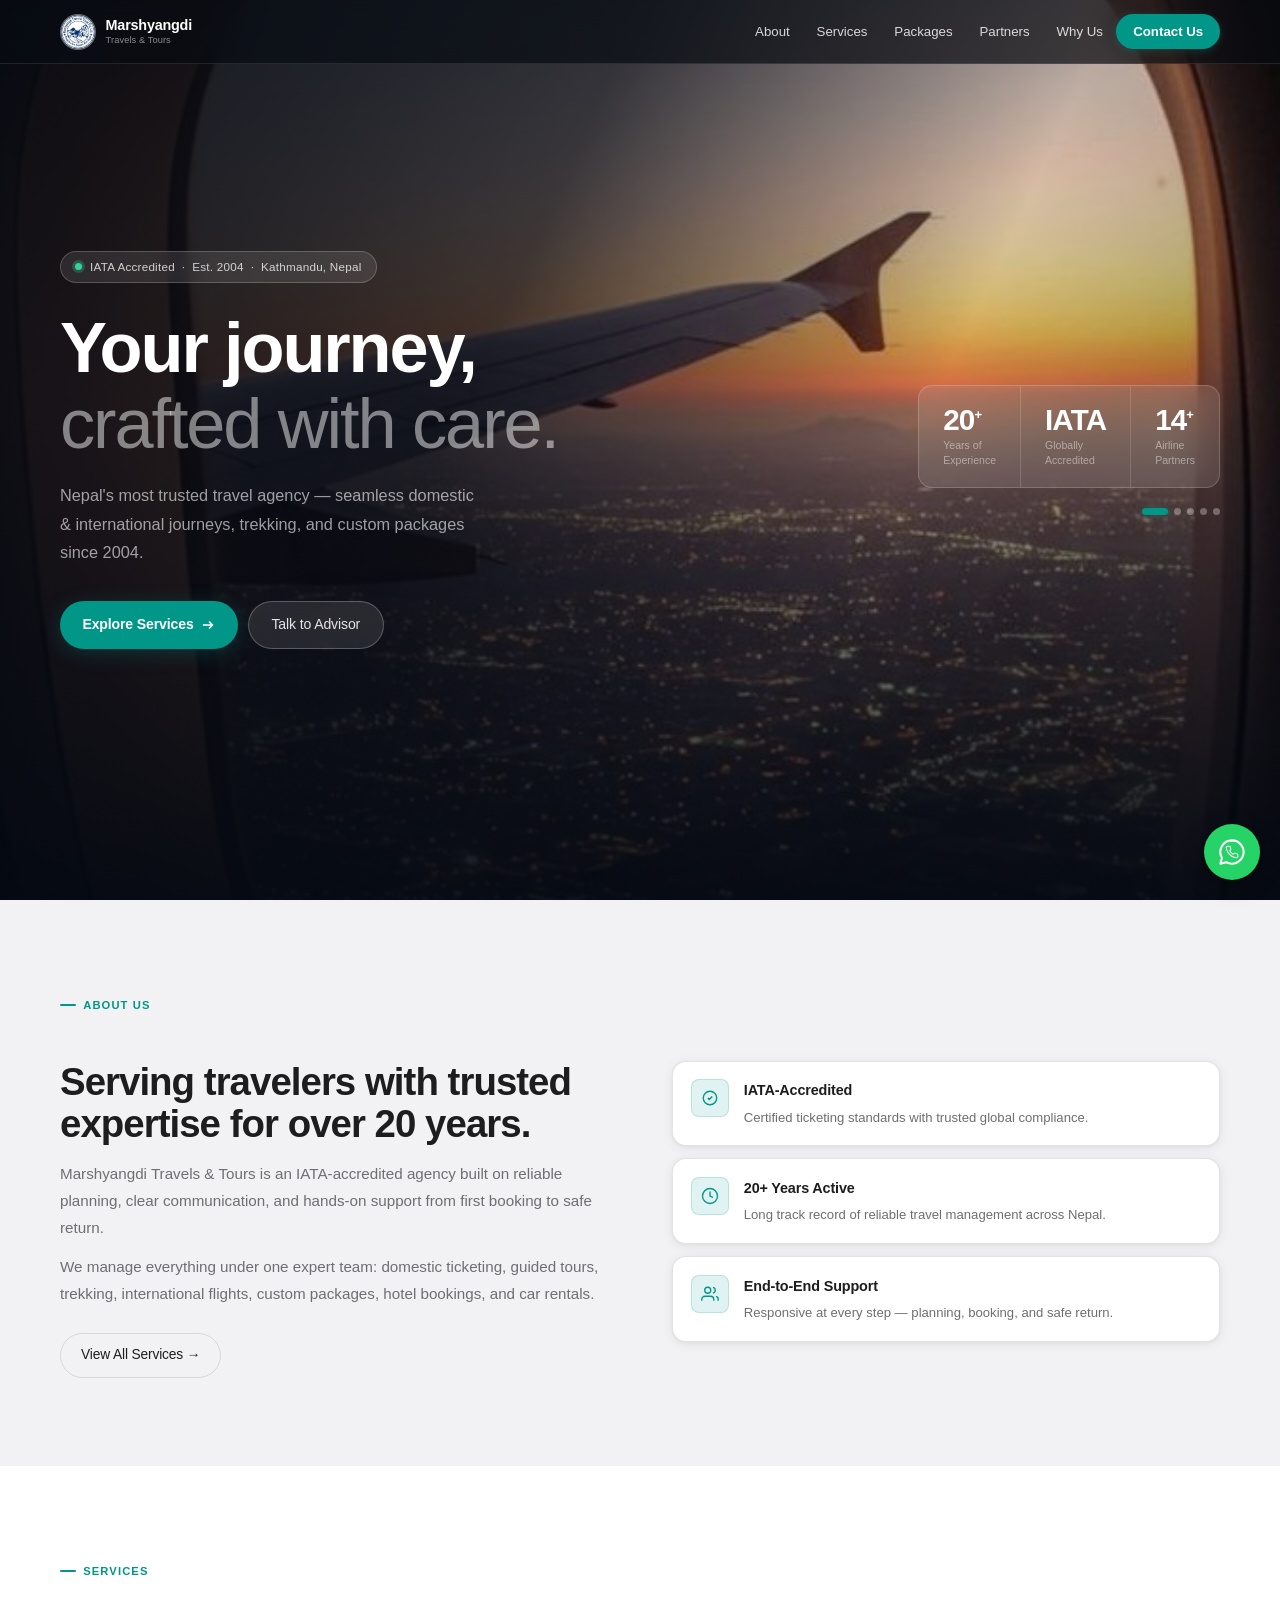
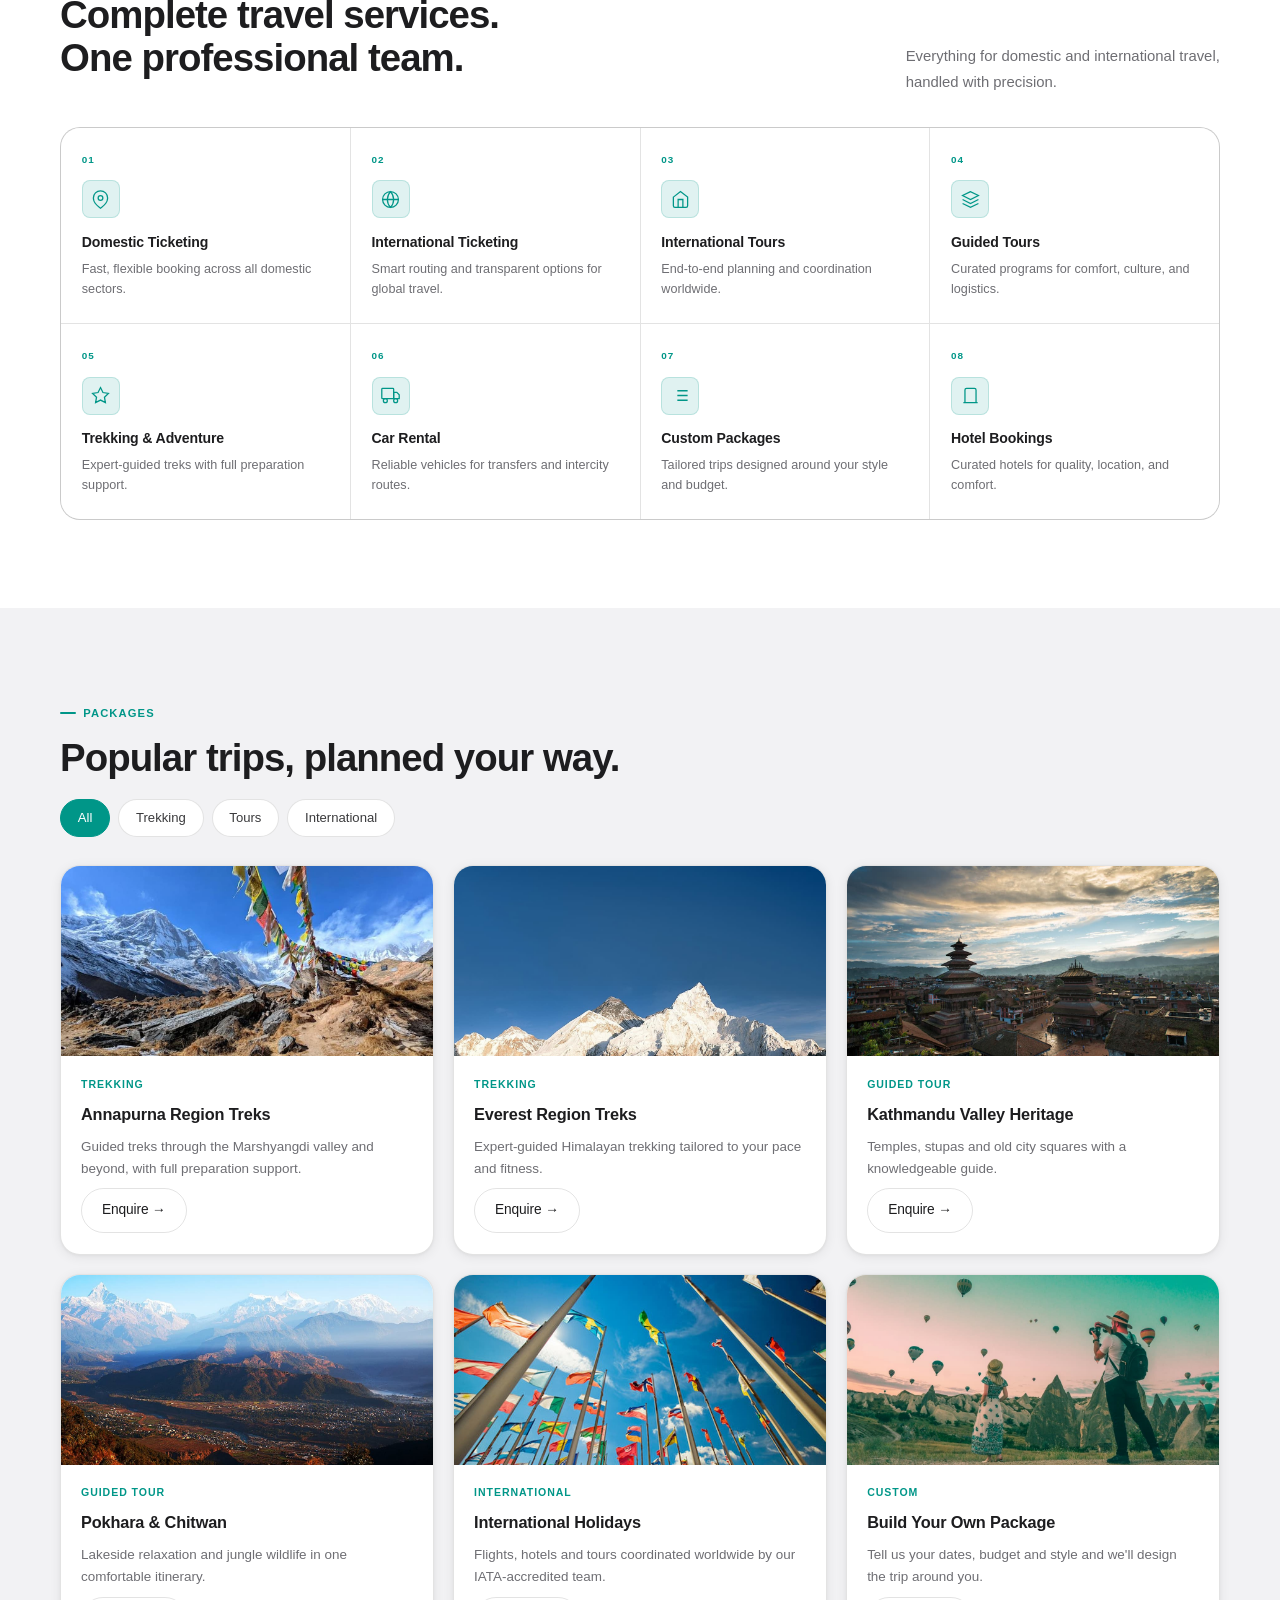
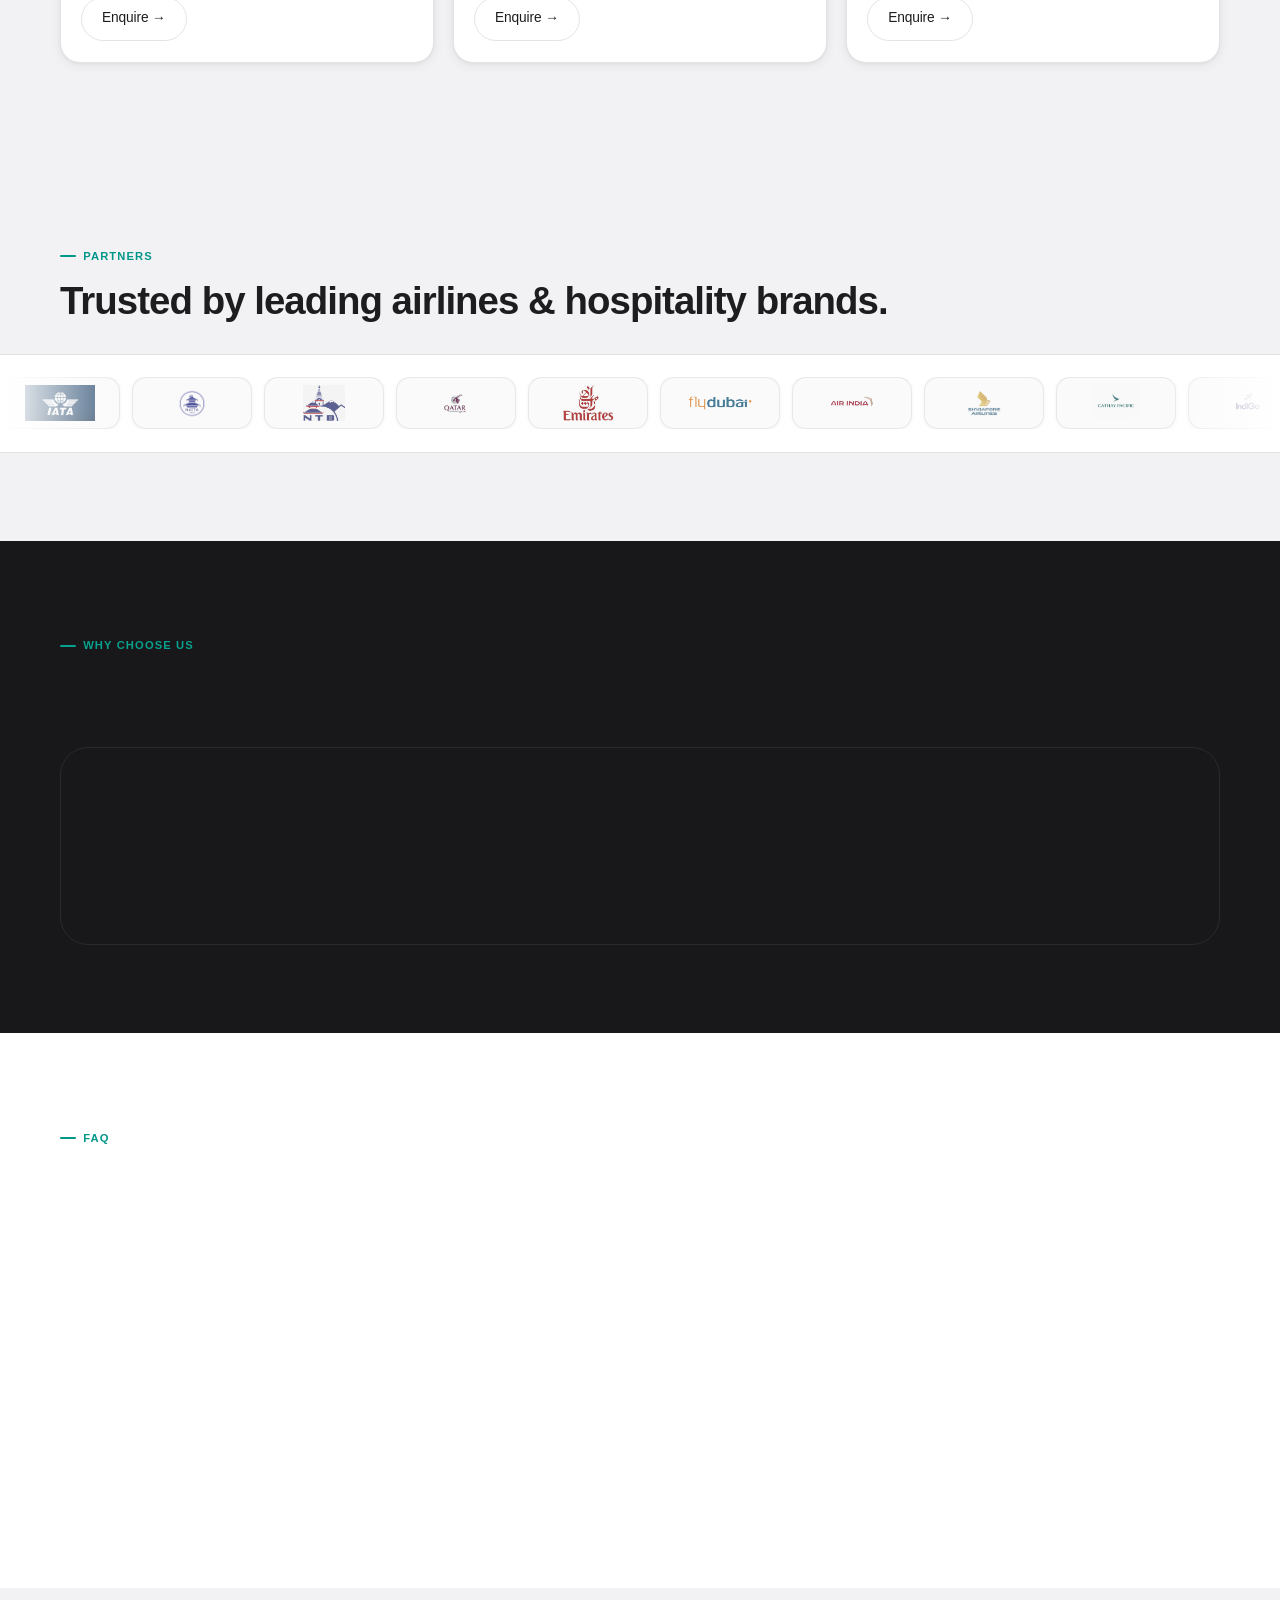
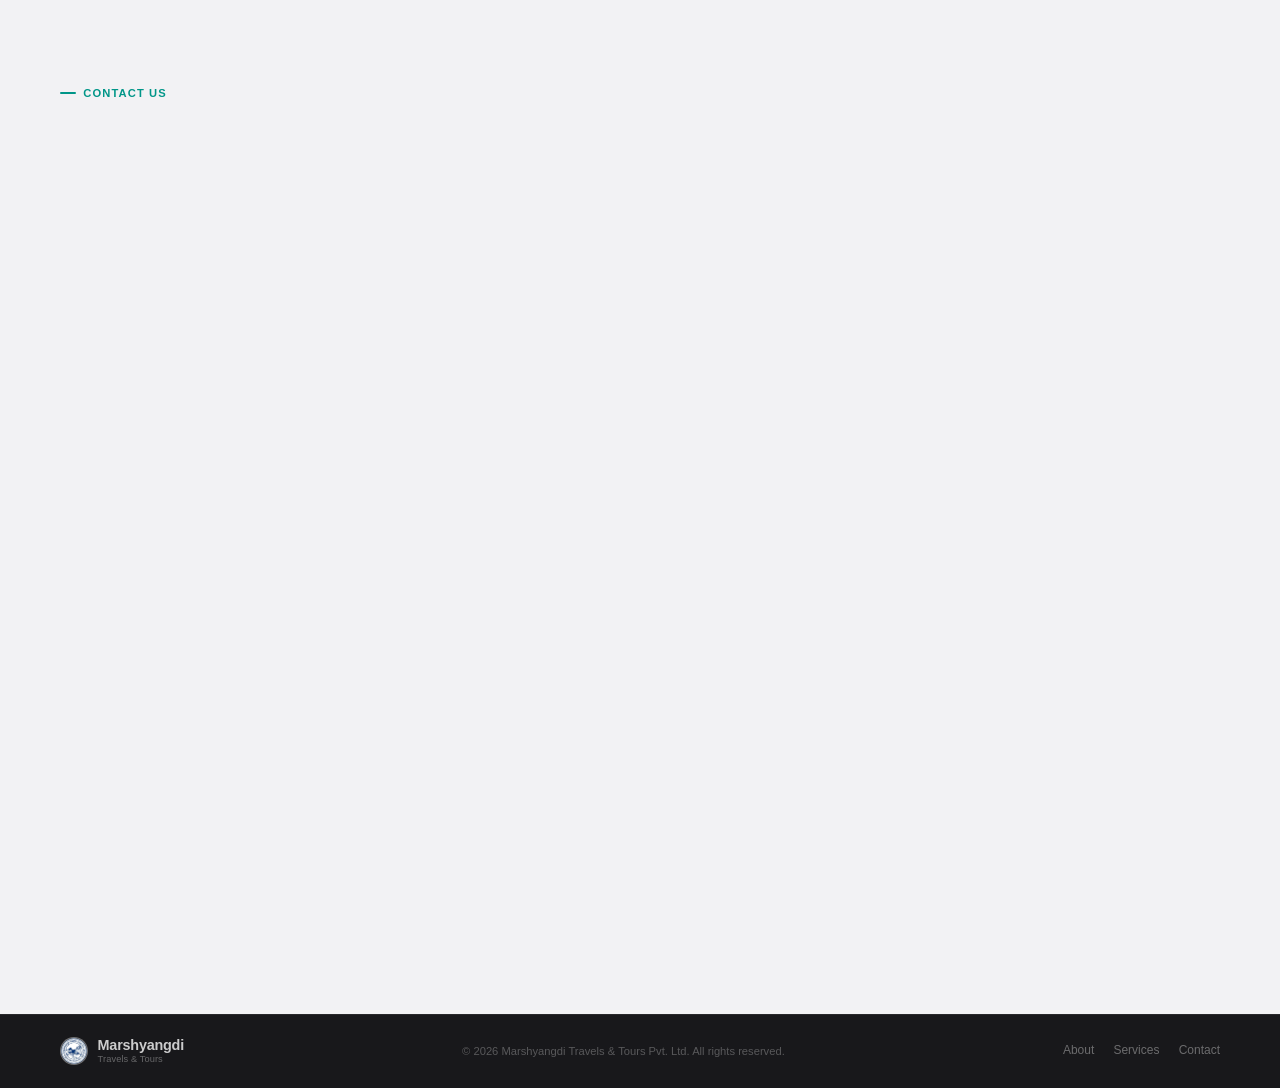
<file: index.html>
﻿<!DOCTYPE html>
<html lang="en">
<head>
  <meta charset="UTF-8"/>
  <meta name="viewport" content="width=device-width, initial-scale=1.0"/>
  <title>Marshyangdi Travels &amp; Tours</title>
  <meta name="description" content="Marshyangdi Travels &amp; Tours — IATA-accredited travel agency in Kathmandu, Nepal. Domestic &amp; international ticketing, guided tours, trekking, hotel bookings, and custom packages since 2004.">
  <link rel="icon" href="assets/logo/company-logo.png" type="image/png">
  <meta property="og:title" content="Marshyangdi Travels &amp; Tours" />
  <meta property="og:description" content="Nepal's trusted IATA-accredited travel agency. Ticketing, tours, trekking &amp; custom packages since 2004." />
  <meta property="og:image" content="assets/Hero/hero-1.jpg" />
  <meta property="og:type" content="website" />
  <script type="application/ld+json">
{
  "@context": "https://schema.org",
  "@type": "TravelAgency",
  "name": "Marshyangdi Travels & Tours Pvt. Ltd.",
  "foundingDate": "2004",
  "telephone": "+97715902993",
  "email": "marshyangditravel@gmail.com",
  "address": { "@type": "PostalAddress", "addressLocality": "Kathmandu", "addressCountry": "NP" },
  "openingHours": "Mo-Sa 09:00-18:00"
}
</script>
  <link rel="stylesheet" href="styles.css"/>
</head>
<body>

<!-- ════════════════ NAV ════════════════ -->
<nav class="nav" id="nav">
  <div class="nav-wrap">
    <a class="brand" href="#home">
      <div class="brand-img">
        <img src="assets/logo/company-logo.png" alt="Marshyangdi logo"/>
      </div>
      <div class="brand-text">
        <span class="brand-name">Marshyangdi</span>
        <span class="brand-sub">Travels &amp; Tours</span>
      </div>
    </a>

    <ul class="nav-links" id="navLinks">
      <li><a href="#about">About</a></li>
      <li><a href="#services">Services</a></li>
      <li><a href="#packages">Packages</a></li>
      <li><a href="#partners">Partners</a></li>
      <li><a href="#why-us">Why Us</a></li>
      <li><a href="#contact" class="nav-cta">Contact Us</a></li>
    </ul>

    <button class="burger" id="burger" aria-label="Toggle menu" aria-expanded="false">
      <span></span><span></span>
    </button>
  </div>
</nav>

<!-- ════════════════ HERO ════════════════ -->
<section class="hero" id="home">

  <div class="hero-bg">
   <div class="slide active" style="background-image:url('assets/Hero/hero-1.jpg')"></div>
   <div class="slide"        data-bg="assets/Hero/hero-2.jpg"></div>
   <div class="slide"        data-bg="assets/Hero/hero-3.jpg"></div>
   <div class="slide"        data-bg="assets/Hero/hero-4.jpg"></div>
   <div class="slide"        data-bg="assets/Hero/hero-5.jpg"></div>
  </div>
  <div class="hero-overlay"></div>

  <div class="hero-content">

    <div class="hero-left">
      <div class="hero-tag">
        <span class="tag-pulse"></span>
        IATA Accredited &nbsp;·&nbsp; Est. 2004 &nbsp;·&nbsp; Kathmandu, Nepal
      </div>

      <h1 class="hero-title">
        Your journey,<br>
        <em>crafted with care.</em>
      </h1>

      <p class="hero-sub">Nepal's most trusted travel agency — seamless domestic &amp; international journeys, trekking, and custom packages since 2004.</p>

      <div class="hero-actions">
        <a href="#services" class="btn-hero-fill">
          Explore Services
          <svg width="14" height="14" viewBox="0 0 14 14" fill="none">
            <path d="M2.5 7h9M8.5 4l3 3-3 3" stroke="currentColor" stroke-width="1.6" stroke-linecap="round" stroke-linejoin="round"/>
          </svg>
        </a>
        <a href="#contact" class="btn-hero-ghost">Talk to Advisor</a>
      </div>
    </div>

    <div class="hero-right">
      <div class="hero-stats">
        <div class="hstat">
          <strong>20<sup>+</sup></strong>
          <span>Years of<br>Experience</span>
        </div>
        <div class="hstat-sep"></div>
        <div class="hstat">
          <strong>IATA</strong>
          <span>Globally<br>Accredited</span>
        </div>
        <div class="hstat-sep"></div>
        <div class="hstat">
          <strong>14<sup>+</sup></strong>
          <span>Airline<br>Partners</span>
        </div>
      </div>

      <div class="slide-pills">
        <button class="spill active" data-i="0" aria-label="Slide 1"></button>
        <button class="spill"        data-i="1" aria-label="Slide 2"></button>
        <button class="spill"        data-i="2" aria-label="Slide 3"></button>
        <button class="spill"        data-i="3" aria-label="Slide 4"></button>
        <button class="spill"        data-i="4" aria-label="Slide 5"></button>
      </div>
    </div>

  </div>
</section>

<!-- ════════════════ MAIN ════════════════ -->
<main>

  <!-- ── ABOUT ── -->
  <section class="section" id="about">
    <div class="container">
      <p class="eyebrow">About Us</p>
      <div class="about-grid">

        <div class="about-text reveal">
          <h2 class="section-title">Serving travelers with trusted expertise for over 20 years.</h2>
          <p>Marshyangdi Travels &amp; Tours is an IATA-accredited agency built on reliable planning, clear communication, and hands-on support from first booking to safe return.</p>
          <p>We manage everything under one expert team: domestic ticketing, guided tours, trekking, international flights, custom packages, hotel bookings, and car rentals.</p>
          <a href="#services" class="btn-outline mt">View All Services →</a>
        </div>

        <div class="about-cards">
          <div class="feat-card reveal" style="--d:.07s">
            <div class="feat-icon">
              <svg width="18" height="18" fill="none" stroke="currentColor" stroke-width="1.8" viewBox="0 0 24 24">
                <path d="M9 12l2 2 4-4m6 2a9 9 0 1 1-18 0 9 9 0 0 1 18 0z"/>
              </svg>
            </div>
            <div>
              <h3>IATA-Accredited</h3>
              <p>Certified ticketing standards with trusted global compliance.</p>
            </div>
          </div>
          <div class="feat-card reveal" style="--d:.14s">
            <div class="feat-icon">
              <svg width="18" height="18" fill="none" stroke="currentColor" stroke-width="1.8" viewBox="0 0 24 24">
                <circle cx="12" cy="12" r="10"/><path d="M12 6v6l4 2"/>
              </svg>
            </div>
            <div>
              <h3>20+ Years Active</h3>
              <p>Long track record of reliable travel management across Nepal.</p>
            </div>
          </div>
          <div class="feat-card reveal" style="--d:.21s">
            <div class="feat-icon">
              <svg width="18" height="18" fill="none" stroke="currentColor" stroke-width="1.8" viewBox="0 0 24 24">
                <path d="M17 21v-2a4 4 0 0 0-4-4H5a4 4 0 0 0-4 4v2"/>
                <circle cx="9" cy="7" r="4"/>
                <path d="M23 21v-2a4 4 0 0 0-3-3.87M16 3.13a4 4 0 0 1 0 7.75"/>
              </svg>
            </div>
            <div>
              <h3>End-to-End Support</h3>
              <p>Responsive at every step — planning, booking, and safe return.</p>
            </div>
          </div>
        </div>

      </div>
    </div>
  </section>

  <!-- ── SERVICES ── -->
  <section class="section section-alt" id="services">
    <div class="container">
      <p class="eyebrow">Services</p>
      <div class="sh-flex">
        <h2 class="section-title reveal">Complete travel services.<br>One professional team.</h2>
        <p class="reveal" style="--d:.06s">Everything for domestic and international travel, handled with precision.</p>
      </div>
      <div class="svc-grid">

        <article class="svc reveal" style="--d:0s">
          <span class="svc-n">01</span>
          <div class="svc-ico"><svg width="19" height="19" fill="none" stroke="currentColor" stroke-width="1.6" viewBox="0 0 24 24"><path d="M21 10c0 7-9 13-9 13s-9-6-9-13a9 9 0 0 1 18 0z"/><circle cx="12" cy="10" r="3"/></svg></div>
          <h3>Domestic Ticketing</h3>
          <p>Fast, flexible booking across all domestic sectors.</p>
        </article>

        <article class="svc reveal" style="--d:.04s">
          <span class="svc-n">02</span>
          <div class="svc-ico"><svg width="19" height="19" fill="none" stroke="currentColor" stroke-width="1.6" viewBox="0 0 24 24"><circle cx="12" cy="12" r="10"/><path d="M2 12h20M12 2a15.3 15.3 0 0 1 4 10 15.3 15.3 0 0 1-4 10 15.3 15.3 0 0 1-4-10 15.3 15.3 0 0 1 4-10z"/></svg></div>
          <h3>International Ticketing</h3>
          <p>Smart routing and transparent options for global travel.</p>
        </article>

        <article class="svc reveal" style="--d:.08s">
          <span class="svc-n">03</span>
          <div class="svc-ico"><svg width="19" height="19" fill="none" stroke="currentColor" stroke-width="1.6" viewBox="0 0 24 24"><path d="M3 9l9-7 9 7v11a2 2 0 0 1-2 2H5a2 2 0 0 1-2-2z"/><polyline points="9,22 9,12 15,12 15,22"/></svg></div>
          <h3>International Tours</h3>
          <p>End-to-end planning and coordination worldwide.</p>
        </article>

        <article class="svc reveal" style="--d:.12s">
          <span class="svc-n">04</span>
          <div class="svc-ico"><svg width="19" height="19" fill="none" stroke="currentColor" stroke-width="1.6" viewBox="0 0 24 24"><path d="M12 2L2 7l10 5 10-5-10-5zM2 17l10 5 10-5M2 12l10 5 10-5"/></svg></div>
          <h3>Guided Tours</h3>
          <p>Curated programs for comfort, culture, and logistics.</p>
        </article>

        <article class="svc reveal" style="--d:.16s">
          <span class="svc-n">05</span>
          <div class="svc-ico"><svg width="19" height="19" fill="none" stroke="currentColor" stroke-width="1.6" viewBox="0 0 24 24"><polygon points="12,2 15.09,8.26 22,9.27 17,14.14 18.18,21.02 12,17.77 5.82,21.02 7,14.14 2,9.27 8.91,8.26"/></svg></div>
          <h3>Trekking &amp; Adventure</h3>
          <p>Expert-guided treks with full preparation support.</p>
        </article>

        <article class="svc reveal" style="--d:.20s">
          <span class="svc-n">06</span>
          <div class="svc-ico"><svg width="19" height="19" fill="none" stroke="currentColor" stroke-width="1.6" viewBox="0 0 24 24"><rect x="1" y="3" width="15" height="13" rx="1"/><path d="M16 8h4l3 3v5h-7V8z"/><circle cx="5.5" cy="18.5" r="2.5"/><circle cx="18.5" cy="18.5" r="2.5"/></svg></div>
          <h3>Car Rental</h3>
          <p>Reliable vehicles for transfers and intercity routes.</p>
        </article>

        <article class="svc reveal" style="--d:.24s">
          <span class="svc-n">07</span>
          <div class="svc-ico"><svg width="19" height="19" fill="none" stroke="currentColor" stroke-width="1.6" viewBox="0 0 24 24"><path d="M8 6h13M8 12h13M8 18h13M3 6h.01M3 12h.01M3 18h.01"/></svg></div>
          <h3>Custom Packages</h3>
          <p>Tailored trips designed around your style and budget.</p>
        </article>

        <article class="svc reveal" style="--d:.28s">
          <span class="svc-n">08</span>
          <div class="svc-ico"><svg width="19" height="19" fill="none" stroke="currentColor" stroke-width="1.6" viewBox="0 0 24 24"><path d="M19 21V5a2 2 0 0 0-2-2H7a2 2 0 0 0-2 2v16m14 0h2m-2 0H5m-2 0h2"/></svg></div>
          <h3>Hotel Bookings</h3>
          <p>Curated hotels for quality, location, and comfort.</p>
        </article>

      </div>
    </div>
  </section>


    <!-- ── PACKAGES ── -->
  <section class="section" id="packages">
    <div class="container">
      <p class="eyebrow">Packages</p>
      <h2 class="section-title reveal">Popular trips, planned your way.</h2>

      <div class="pk-filters" role="group" aria-label="Filter packages">
        <button class="pk-filter active" data-filter="all"   aria-pressed="true">All</button>
        <button class="pk-filter"        data-filter="trek"  aria-pressed="false">Trekking</button>
        <button class="pk-filter"        data-filter="tour"  aria-pressed="false">Tours</button>
        <button class="pk-filter"        data-filter="intl"  aria-pressed="false">International</button>
      </div>

      <div class="pk-grid reveal">

        <article class="pk-card" data-cat="trek">
          <div class="pk-img"><img src="assets/tours/annapurna.jpg" alt="Annapurna region trek" loading="lazy" onerror="this.style.display='none'"></div>
          <div class="pk-body">
            <span class="pk-meta">Trekking</span>
            <h3>Annapurna Region Treks</h3>
            <p>Guided treks through the Marshyangdi valley and beyond, with full preparation support.</p>
            <a href="#contact" class="btn-outline pk-enquire" data-pkg="Annapurna Region Treks">Enquire →</a>
          </div>
        </article>

        <article class="pk-card" data-cat="trek">
          <div class="pk-img"><img src="assets/tours/everest.jpg" alt="Everest region trek" loading="lazy" onerror="this.style.display='none'"></div>
          <div class="pk-body">
            <span class="pk-meta">Trekking</span>
            <h3>Everest Region Treks</h3>
            <p>Expert-guided Himalayan trekking tailored to your pace and fitness.</p>
            <a href="#contact" class="btn-outline pk-enquire" data-pkg="Everest Region Treks">Enquire →</a>
          </div>
        </article>

        <article class="pk-card" data-cat="tour">
          <div class="pk-img"><img src="assets/tours/kathmandu.jpg" alt="Kathmandu valley heritage tour" loading="lazy" onerror="this.style.display='none'"></div>
          <div class="pk-body">
            <span class="pk-meta">Guided Tour</span>
            <h3>Kathmandu Valley Heritage</h3>
            <p>Temples, stupas and old city squares with a knowledgeable guide.</p>
            <a href="#contact" class="btn-outline pk-enquire" data-pkg="Kathmandu Valley Heritage Tour">Enquire →</a>
          </div>
        </article>

        <article class="pk-card" data-cat="tour">
          <div class="pk-img"><img src="assets/tours/pokhara.jpg" alt="Pokhara and Chitwan tour" loading="lazy" onerror="this.style.display='none'"></div>
          <div class="pk-body">
            <span class="pk-meta">Guided Tour</span>
            <h3>Pokhara &amp; Chitwan</h3>
            <p>Lakeside relaxation and jungle wildlife in one comfortable itinerary.</p>
            <a href="#contact" class="btn-outline pk-enquire" data-pkg="Pokhara and Chitwan Tour">Enquire →</a>
          </div>
        </article>

        <article class="pk-card" data-cat="intl">
          <div class="pk-img"><img src="assets/tours/international.jpg" alt="International holiday package" loading="lazy" onerror="this.style.display='none'"></div>
          <div class="pk-body">
            <span class="pk-meta">International</span>
            <h3>International Holidays</h3>
            <p>Flights, hotels and tours coordinated worldwide by our IATA-accredited team.</p>
            <a href="#contact" class="btn-outline pk-enquire" data-pkg="International Holiday Package">Enquire →</a>
          </div>
        </article>

        <article class="pk-card" data-cat="intl tour">
          <div class="pk-img"><img src="assets/tours/custom.jpg" alt="Custom travel package" loading="lazy" onerror="this.style.display='none'"></div>
          <div class="pk-body">
            <span class="pk-meta">Custom</span>
            <h3>Build Your Own Package</h3>
            <p>Tell us your dates, budget and style and we'll design the trip around you.</p>
            <a href="#contact" class="btn-outline pk-enquire" data-pkg="Custom Package">Enquire →</a>
          </div>
        </article>

      </div>
    </div>
  </section>

  <!-- ── PARTNERS ── -->
  <section class="section" id="partners">
    <div class="container">
      <p class="eyebrow">Partners</p>
      <h2 class="section-title reveal">Trusted by leading airlines &amp; hospitality brands.</h2>
    </div>

    <div class="marquee">
      <div class="mq-edge left"></div>
      <div class="mq-edge right"></div>
      <div class="mq-track">
        <div class="mq-row">
          <div class="plogo"><img src="assets/partners/partner-1.jpg"  alt="Partner"/></div>
          <div class="plogo"><img src="assets/partners/partner-2.png"  alt="Partner"/></div>
          <div class="plogo"><img src="assets/partners/partner-3.png"  alt="Partner"/></div>
          <div class="plogo"><img src="assets/partners/partner-4.jpg"  alt="Partner"/></div>
          <div class="plogo"><img src="assets/partners/partner-5.jpg"  alt="Partner"/></div>
          <div class="plogo"><img src="assets/partners/partner-6.jpg"  alt="Partner"/></div>
          <div class="plogo"><img src="assets/partners/partner-7.jpg"  alt="Partner"/></div>
          <div class="plogo"><img src="assets/partners/partner-8.jpg"  alt="Partner"/></div>
          <div class="plogo"><img src="assets/partners/partner-9.jpg"  alt="Partner"/></div>
          <div class="plogo"><img src="assets/partners/partner-10.png" alt="Partner"/></div>
          <div class="plogo"><img src="assets/partners/partner-11.jpg" alt="Partner"/></div>
          <div class="plogo"><img src="assets/partners/partner-12.jpg" alt="Partner"/></div>
          <div class="plogo"><img src="assets/partners/partner-13.jpg" alt="Partner"/></div>
          <div class="plogo"><img src="assets/partners/partner-14.jpg" alt="Partner"/></div>
          <!-- duplicate for seamless loop -->
          <div class="plogo" aria-hidden="true"><img src="assets/partners/partner-1.jpg"  alt=""/></div>
          <div class="plogo" aria-hidden="true"><img src="assets/partners/partner-2.png"  alt=""/></div>
          <div class="plogo" aria-hidden="true"><img src="assets/partners/partner-3.png"  alt=""/></div>
          <div class="plogo" aria-hidden="true"><img src="assets/partners/partner-4.jpg"  alt=""/></div>
          <div class="plogo" aria-hidden="true"><img src="assets/partners/partner-5.jpg"  alt=""/></div>
          <div class="plogo" aria-hidden="true"><img src="assets/partners/partner-6.jpg"  alt=""/></div>
          <div class="plogo" aria-hidden="true"><img src="assets/partners/partner-7.jpg"  alt=""/></div>
          <div class="plogo" aria-hidden="true"><img src="assets/partners/partner-8.jpg"  alt=""/></div>
          <div class="plogo" aria-hidden="true"><img src="assets/partners/partner-9.jpg"  alt=""/></div>
          <div class="plogo" aria-hidden="true"><img src="assets/partners/partner-10.png" alt=""/></div>
          <div class="plogo" aria-hidden="true"><img src="assets/partners/partner-11.jpg" alt=""/></div>
          <div class="plogo" aria-hidden="true"><img src="assets/partners/partner-12.jpg" alt=""/></div>
          <div class="plogo" aria-hidden="true"><img src="assets/partners/partner-13.jpg" alt=""/></div>
          <div class="plogo" aria-hidden="true"><img src="assets/partners/partner-14.jpg" alt=""/></div>
        </div>
      </div>
    </div>
  </section>

  <!-- ── WHY US ── -->
  <section class="section section-dark" id="why-us">
    <div class="container">
      <p class="eyebrow light">Why Choose Us</p>
      <h2 class="section-title light reveal">Why serious travelers choose our team.</h2>
      <div class="why-grid">

        <article class="wcard reveal" style="--d:0s">
          <span class="wn">01</span>
          <h3>Local Expertise, Global Reach</h3>
          <p>Deep domestic knowledge paired with dependable international ticketing and global tour coordination.</p>
        </article>

        <article class="wcard reveal" style="--d:.07s">
          <span class="wn">02</span>
          <h3>Proven 20+ Year Track Record</h3>
          <p>Two decades handling family, group, and business travel with consistent precision.</p>
        </article>

        <article class="wcard reveal" style="--d:.14s">
          <span class="wn">03</span>
          <h3>Complete Service Portfolio</h3>
          <p>Tickets, tours, trekking, hotels, car rental — one trusted team handles everything.</p>
        </article>

        <article class="wcard reveal" style="--d:.21s">
          <span class="wn">04</span>
          <h3>IATA-Accredited Standards</h3>
          <p>Certified agency with transparent communication and responsive professional support.</p>
        </article>

      </div>
    </div>
  </section>
 

  <!-- ── FAQ ── -->
  <section class="section section-alt" id="faq">
    <div class="container">
      <p class="eyebrow">FAQ</p>
      <h2 class="section-title reveal">Common questions.</h2>
      <div class="faq reveal">
        <details>
          <summary>Are you an IATA-accredited agency?</summary>
          <p>Yes. Marshyangdi Travels &amp; Tours is IATA-accredited and has been serving travelers since 2004.</p>
        </details>
        <details>
          <summary>Can you arrange a custom trip?</summary>
          <p>Yes. Share your dates, budget and interests through the enquiry form and we'll prepare tailored options.</p>
        </details>
        <details>
          <summary>Which services do you offer?</summary>
          <p>Domestic and international ticketing, guided and international tours, trekking, hotel bookings, car rental and custom packages.</p>
        </details>
        <details>
          <summary>How can I contact you?</summary>
          <p>Email marshyangditravel@gmail.com, call 01-5902993, or use the form below. We're open Monday to Saturday, 9:00 AM – 6:00 PM.</p>
        </details>
      </div>
    </div>
  </section>

  <!-- ── CONTACT ── -->
  <section class="section" id="contact">
    <div class="container">
      <p class="eyebrow">Contact Us</p>
      <div class="contact-grid">

        <div class="reveal">
          <h2 class="section-title">Plan your trip with us.</h2>
          <p class="contact-sub">Share your travel needs and we'll prepare the best options for domestic, international, tours, and custom packages.</p>

          <div class="cinfo">
            <div class="ci">
              <span class="ci-label">Email</span>
              <a href="mailto:marshyangditravel@gmail.com" class="ci-val">marshyangditravel@gmail.com</a>
            </div>
            <div class="ci">
              <span class="ci-label">Phone</span>
              <a href="tel:+977 015902993" class="ci-val">01-5902993</a>
            
            </div>
            <div class="ci">
              <span class="ci-label">Hours</span>
              <span class="ci-val">Mon – Sat &nbsp;·&nbsp; 9:00 AM – 6:00 PM</span>
            </div>
            <div class="ci">
              <span class="ci-label">Location</span>
              <span class="ci-val">Kathmandu, Nepal</span>
            </div>
          </div>

          <form class="enquiry-form mt" action="https://formspree.io/f/mgaaqblv" method="POST">
            <div class="ef-row">
              <label class="ef-field">
                <span class="ef-label">Name</span>
                <input class="ef-input" type="text" name="name" autocomplete="name" required>
              </label>
              <label class="ef-field">
                <span class="ef-label">Email</span>
                <input class="ef-input" type="email" name="email" autocomplete="email" required>
              </label>
            </div>

            <label class="ef-field">
              <span class="ef-label">Phone (optional)</span>
              <input class="ef-input" type="tel" name="phone" autocomplete="tel">
            </label>

            <label class="ef-field">
              <span class="ef-label">Message</span>
              <textarea class="ef-input ef-textarea" name="message" rows="4" required></textarea>
            </label>

            <div class="ef-actions">
              <button class="btn-outline" type="submit">Send an Enquiry →</button>
              <span class="ef-msg" role="status" aria-live="polite" hidden></span>
            </div>
          </form>
        </div>

        <div class="map-shell reveal" style="--d:.1s">
          <iframe
            title="Marshyangdi Travels office location"
            data-src="https://www.google.com/maps/embed?pb=!1m18!1m12!1m3!1d3531.4138455893003!2d85.3058401752667!3d27.73537867616646!2m3!1f0!2f0!3f0!3m2!1i1024!2i768!4f13.1!3m3!1m2!1s0x39eb18dbe202d381%3A0x437fb042b1c2b610!2sMarshyangdi%20Travels%20%26%20Tours%20Pvt.%20Ltd.!5e0!3m2!1sen!2snp!4v1771680296535!5m2!1sen!2snp"
            loading="lazy"
            referrerpolicy="no-referrer-when-downgrade"
            allowfullscreen>
          </iframe>
        </div>

      </div>
    </div>
  </section>

</main>

<!-- ════════════════ FOOTER ════════════════ -->
<footer class="footer">
  <div class="container footer-row">
    <a class="brand" href="#home">
      <div class="brand-img small">
        <img src="assets/logo/company-logo.png" alt="logo"/>
      </div>
      <div class="brand-text">
        <span class="brand-name" style="color:rgba(255,255,255,.78)">Marshyangdi</span>
        <span class="brand-sub"  style="color:rgba(255,255,255,.34)">Travels &amp; Tours</span>
      </div>
    </a>
    <p class="fcopy">&copy; 2026 Marshyangdi Travels &amp; Tours Pvt. Ltd. All rights reserved.</p>
    <nav class="flinks">
      <a href="#about">About</a>
      <a href="#services">Services</a>
      <a href="#contact">Contact</a>
    </nav>
  </div>
</footer>
<a class="wa-float" href="https://wa.me/9779801024971?text=Hello%20Marshyangdi%20Travels%2C%20I%20need%20help%20planning%20a%20trip" target="_blank" aria-label="Chat on WhatsApp">
  <svg width="28" height="28" viewBox="0 0 24 24" fill="none" stroke="currentColor" stroke-width="1.8" stroke-linecap="round" stroke-linejoin="round" aria-hidden="true">
    <path d="M12 2a10 10 0 0 0-8.6 15.1L2 22l5-1.3A10 10 0 1 0 12 2z"/>
    <path transform="translate(6 6) scale(.5)" d="M22 16.92v3a2 2 0 0 1-2.18 2 19.79 19.79 0 0 1-8.63-3.07 19.5 19.5 0 0 1-6-6 19.79 19.79 0 0 1-3.07-8.67A2 2 0 0 1 4.11 2h3a2 2 0 0 1 2 1.72 12.84 12.84 0 0 0 .7 2.81 2 2 0 0 1-.45 2.11L8.09 9.91a16 16 0 0 0 6 6l1.27-1.27a2 2 0 0 1 2.11-.45 12.84 12.84 0 0 0 2.81.7A2 2 0 0 1 22 16.92z"/>
  </svg>
</a>

<!-- ════════════════ SCRIPTS ════════════════ -->
<script>
(function () {
  'use strict';

  document.querySelectorAll('a[target="_blank"]').forEach(function(a) {
    a.setAttribute('rel', 'noopener noreferrer');
  });

  /* ── Slideshow ── */
  const slides = document.querySelectorAll('.slide');
  const pills  = document.querySelectorAll('.spill');
  let cur = 0, tmr;
  window.addEventListener('load', function () { ensureBg(1); });

  function ensureBg(i) {
    var el = slides[i];
    if (!el) return;
    var url = el.getAttribute('data-bg');
    if (!url) return;
    el.style.backgroundImage = "url('" + url + "')";
    el.removeAttribute('data-bg');
  }

  function goTo(i) {
    slides[cur].classList.remove('active');
    pills[cur].classList.remove('active');
    cur = (i + slides.length) % slides.length;
    ensureBg(cur);
    ensureBg((cur + 1) % slides.length);
    slides[cur].classList.add('active');
    pills[cur].classList.add('active');
  }

  pills.forEach(function (p) {
    p.addEventListener('click', function () {
      clearInterval(tmr);
      goTo(parseInt(p.dataset.i, 10));
      tmr = setInterval(function () {
        try { goTo(cur + 1); } catch(e) { clearInterval(tmr); }
      }, 5000);
    });
  });

  tmr = setInterval(function () {
    try { goTo(cur + 1); } catch(e) { clearInterval(tmr); }
  }, 5000);

  /* ── Nav scroll state ── */
  var nav = document.getElementById('nav');
  window.addEventListener('scroll', function () {
    nav.classList.toggle('scrolled', window.scrollY > 50);
  }, { passive: true });

  /* ── Mobile burger ── */
  var burger   = document.getElementById('burger');
  var navLinks = document.getElementById('navLinks');

  burger.addEventListener('click', function () {
    var open = navLinks.classList.toggle('open');
    burger.classList.toggle('open', open);
    burger.setAttribute('aria-expanded', open);
  });

  navLinks.querySelectorAll('a').forEach(function (a) {
    a.addEventListener('click', function () {
      navLinks.classList.remove('open');
      burger.classList.remove('open');
      burger.setAttribute('aria-expanded', 'false');
    });
  });

  /* ── Scroll reveal ── */
  var io = new IntersectionObserver(function (entries) {
    entries.forEach(function (e) {
      if (e.isIntersecting) {
        e.target.classList.add('in');
        io.unobserve(e.target);
      }
    });
  }, { threshold: 0.1 });

  document.querySelectorAll('.reveal').forEach(function (el) {
    io.observe(el);
  });

  /* ── Google Maps lazy load ── */
  var contactSection = document.getElementById('contact');
  var mapFrame = contactSection ? contactSection.querySelector('iframe[data-src]') : null;
  if (contactSection && mapFrame) {
    var mapIo = new IntersectionObserver(function (entries) {
      entries.forEach(function (e) {
        if (e.isIntersecting) {
          mapFrame.setAttribute('src', mapFrame.getAttribute('data-src'));
          mapFrame.removeAttribute('data-src');
          mapIo.disconnect();
        }
      });
    }, { threshold: 0.1 });
    mapIo.observe(contactSection);
  }

  /* ── Formspree (AJAX) ── */
  var form = document.querySelector('.enquiry-form');
  if (form) {
    var msg = form.querySelector('.ef-msg');
    form.addEventListener('submit', function (ev) {
      ev.preventDefault();
      if (msg) { msg.hidden = true; msg.textContent = ''; }

      var btn = form.querySelector('button[type="submit"]');
      if (btn) { btn.disabled = true; }

      fetch(form.action, {
        method: 'POST',
        body: new FormData(form),
        headers: { 'Accept': 'application/json' }
      }).then(function (r) {
        if (!r.ok) throw new Error('Bad response');
        return r.json();
      }).then(function () {
        form.reset();
        if (msg) {
          msg.textContent = "Thanks! We'll get back to you shortly.";
          msg.hidden = false;
        }
      }).catch(function () {
        if (msg) {
          msg.textContent = "Sorry, something went wrong. Please email us instead.";
          msg.hidden = false;
        }
      }).finally(function () {
        if (btn) { btn.disabled = false; }
      });
    });
  }
  /* ── Package filter ── */
  var pkBtns  = document.querySelectorAll('.pk-filter');
  var pkCards = document.querySelectorAll('.pk-card');
  pkBtns.forEach(function (b) {
    b.addEventListener('click', function () {
      pkBtns.forEach(function (x) {
        x.classList.remove('active');
        x.setAttribute('aria-pressed', 'false');
      });
      b.classList.add('active');
      b.setAttribute('aria-pressed', 'true');
      var f = b.getAttribute('data-filter');
      pkCards.forEach(function (c) {
        var cats = (c.getAttribute('data-cat') || '').split(' ');
        c.classList.toggle('hide', f !== 'all' && cats.indexOf(f) === -1);
      });
    });
  });

  /* ── Pre-fill enquiry message from a package ── */
  var msgBox = document.querySelector('.enquiry-form textarea[name="message"]');
  document.querySelectorAll('.pk-enquire').forEach(function (a) {
    a.addEventListener('click', function () {
      if (msgBox && !msgBox.value) {
        msgBox.value = "Hi, I'm interested in: " + a.getAttribute('data-pkg') + ". Please share details and options.";
      }
    });
  });
}());
</script>
</body>
</html>
</file>
<file: styles.css>
﻿/* ═══════════════════════════════════════════════════════════════
   MARSHYANGDI TRAVELS & TOURS  ·  v6
   SF Pro system font · fixed partner logos · polished UI
   ═══════════════════════════════════════════════════════════════ */

:root {
  /* palette */
  --bg:        #f2f2f4;
  --bg2:       #ffffff;
  --bg3:       #fafafa;
  --ink:       #1d1d1f;
  --ink2:      #3a3a3c;
  --ink3:      #6e6e73;
  --muted:     #aeaeb2;
  --div:       rgba(0,0,0,.07);
  --div2:      rgba(0,0,0,.11);
  --teal:      #009688;
  --teal-d:    #00796b;
  --teal-g:    rgba(0,150,136,.26);
  --teal-bg:   #e0f2f1;
  --teal-ring: rgba(0,150,136,.18);
  --dark:      #18181b;
  --dark2:     #27272a;

  /* nav */
  --nav-h: 64px;

  /* radius */
  --r1: 8px;
  --r2: 14px;
  --r3: 20px;
  --r4: 28px;

  /* shadows */
  --sh0: 0 1px 4px rgba(0,0,0,.05);
  --sh1: 0 2px 12px rgba(0,0,0,.07), 0 1px 3px rgba(0,0,0,.04);
  --sh2: 0 6px 28px rgba(0,0,0,.10), 0 2px 6px rgba(0,0,0,.05);
  --sh3: 0 20px 60px rgba(0,0,0,.14);
}

/* ─── Base reset ─── */
*, *::before, *::after { box-sizing: border-box; margin: 0; padding: 0; }
html { scroll-behavior: smooth; -webkit-font-smoothing: antialiased; -moz-osx-font-smoothing: grayscale; }
body {
  font-family: -apple-system, BlinkMacSystemFont, "SF Pro Text",
               "Helvetica Neue", "Inter", Arial, sans-serif;
  background: var(--bg);
  color: var(--ink);
  line-height: 1.65;
  overflow-x: hidden;
}
a   { color: inherit; text-decoration: none; }
img { display: block; max-width: 100%; }
.container { width: min(1160px, 92vw); margin: 0 auto; }


/* ═══════════════════════════════════════
   NAV
   Always readable: dark glass on hero,
   light frosted panel after scroll
═══════════════════════════════════════ */
.nav {
  position: fixed; top: 0; left: 0; right: 0;
  z-index: 900;
  height: var(--nav-h);
  display: flex; align-items: center;
  background: rgba(8,12,18,.70);
  backdrop-filter: blur(22px) saturate(150%);
  -webkit-backdrop-filter: blur(22px) saturate(150%);
  border-bottom: 1px solid rgba(255,255,255,.10);
  transition: background .35s, border-color .35s, box-shadow .35s;
}
.nav.scrolled {
  background: rgba(250,250,252,.93);
  backdrop-filter: blur(28px) saturate(180%);
  -webkit-backdrop-filter: blur(28px) saturate(180%);
  border-bottom: 1px solid var(--div2);
  box-shadow: 0 1px 0 var(--div2), 0 4px 20px rgba(0,0,0,.06);
}
.nav-wrap {
  width: min(1160px, 92vw); margin: 0 auto;
  display: flex; align-items: center; justify-content: space-between; gap: 1rem;
}

/* Brand */
.brand { display: flex; align-items: center; gap: .6rem; }
.brand-img {
  width: 36px; height: 36px; border-radius: 50%; overflow: hidden;
  background: rgba(255,255,255,.14);
  border: 1.5px solid rgba(255,255,255,.28);
  flex-shrink: 0;
  transition: background .35s, border-color .35s;
}
.brand-img.small { width: 28px; height: 28px; }
.brand-img img   { width: 100%; height: 100%; object-fit: contain; }
.nav.scrolled .brand-img { background: #fff; border-color: var(--div2); }

.brand-text { display: flex; flex-direction: column; }
.brand-name { font-size: .9rem; font-weight: 700; letter-spacing: -.015em; line-height: 1.2; color: #fff; transition: color .35s; }
.brand-sub  { font-size: .58rem; font-weight: 400; letter-spacing: .01em; line-height: 1.2; color: rgba(255,255,255,.52); transition: color .35s; }
.nav.scrolled .brand-name { color: var(--ink); }
.nav.scrolled .brand-sub  { color: var(--ink3); }

/* Nav links */
.nav-links { list-style: none; display: flex; align-items: center; gap: 0; }
.nav-links li  { list-style: none; }
.nav-links a   { display: block; font-size: .83rem; font-weight: 400; color: rgba(255,255,255,.82); padding: .4rem .84rem; border-radius: 999px; transition: color .18s, background .18s; }
.nav-links a:hover                { color: #fff; background: rgba(255,255,255,.12); }
.nav.scrolled .nav-links a        { color: var(--ink2); }
.nav.scrolled .nav-links a:hover  { color: var(--ink); background: rgba(0,0,0,.05); }

.nav-cta {
  background: var(--teal) !important; color: #fff !important;
  font-weight: 600 !important; padding: .44rem 1.05rem !important;
  border-radius: 999px !important;
  box-shadow: 0 2px 10px var(--teal-g) !important;
  transition: background .2s, transform .18s !important;
}
.nav-cta:hover { background: var(--teal-d) !important; transform: translateY(-1px) !important; }

/* Burger */
.burger {
  display: none; flex-direction: column; justify-content: center; gap: 5px;
  width: 36px; height: 36px; background: none; border: none; cursor: pointer; padding: 8px;
}
.burger span { display: block; width: 20px; height: 1.8px; background: rgba(255,255,255,.9); border-radius: 2px; transition: transform .24s, opacity .2s; }
.nav.scrolled .burger span { background: var(--ink); }
.burger.open span:first-child { transform: translateY(6.8px) rotate(45deg); }
.burger.open span:last-child  { transform: translateY(-6.8px) rotate(-45deg); }


/* ═══════════════════════════════════════
   HERO
═══════════════════════════════════════ */
.hero {
  position: relative;
  height: 100vh; min-height: 640px;
  display: flex; flex-direction: column;
  overflow: hidden;
  background: #06101a;
}

.hero-bg { position: absolute; inset: 0; z-index: 0; }
.slide {
  position: absolute; inset: 0;
  background-size: cover; background-position: center 38%;
  opacity: 0; transform: scale(1.05);
  transition: opacity .85s ease, transform 7s ease;
}
.slide.active { opacity: 1; transform: scale(1.0); }

.hero-overlay {
  position: absolute; inset: 0; z-index: 1;
  background:
    linear-gradient(115deg,
      rgba(4,9,18,.94) 0%,
      rgba(4,9,18,.76) 38%,
      rgba(4,9,18,.16) 66%,
      rgba(4,9,18,.50) 100%),
    linear-gradient(to top,
      rgba(4,9,18,.90) 0%,
      rgba(4,9,18,.0)  55%);
}

.hero-content {
  position: relative; z-index: 2; flex: 1;
  width: min(1160px, 92vw); margin: 0 auto;
  display: flex; align-items: center; justify-content: space-between; gap: 3rem;
  padding-top: var(--nav-h); padding-bottom: 4rem;
}
.hero-left { flex: 1; }

.hero-tag {
  display: inline-flex; align-items: center; gap: .48rem;
  font-size: .73rem; font-weight: 500; letter-spacing: .02em;
  color: rgba(255,255,255,.78);
  background: rgba(255,255,255,.10); border: 1px solid rgba(255,255,255,.20);
  backdrop-filter: blur(10px); padding: .32rem .9rem; border-radius: 999px;
  margin-bottom: 1.7rem;
}
.tag-pulse {
  width: 7px; height: 7px; border-radius: 50%;
  background: #34d399; box-shadow: 0 0 0 3px rgba(52,211,153,.25);
  animation: blink 2s ease-in-out infinite; flex-shrink: 0;
}
@keyframes blink { 0%,100%{opacity:1} 50%{opacity:.35} }

.hero-title {
  font-size: clamp(2.8rem, 5.5vw, 5rem);
  font-weight: 700; letter-spacing: -.03em; line-height: 1.08;
  color: #fff; margin-bottom: 1.2rem;
}
.hero-title em { font-style: normal; font-weight: 300; color: rgba(255,255,255,.48); }

.hero-sub {
  font-size: 1.02rem; font-weight: 400; color: rgba(255,255,255,.60);
  max-width: 46ch; line-height: 1.76; margin-bottom: 2.1rem;
}

.hero-actions { display: flex; gap: .65rem; flex-wrap: wrap; }
.btn-hero-fill {
  display: inline-flex; align-items: center; gap: .48rem;
  font-size: .88rem; font-weight: 600; letter-spacing: -.01em;
  background: var(--teal); color: #fff;
  padding: .72rem 1.4rem; border-radius: 999px; border: none; cursor: pointer;
  box-shadow: 0 4px 20px var(--teal-g);
  transition: background .2s, transform .2s, box-shadow .2s;
}
.btn-hero-fill:hover { background: var(--teal-d); transform: translateY(-2px); box-shadow: 0 8px 28px var(--teal-g); }
.btn-hero-ghost {
  display: inline-flex; align-items: center;
  font-size: .88rem; font-weight: 500; letter-spacing: -.01em;
  color: rgba(255,255,255,.88); background: rgba(255,255,255,.10);
  border: 1px solid rgba(255,255,255,.24);
  padding: .72rem 1.4rem; border-radius: 999px; backdrop-filter: blur(8px);
  transition: background .2s, border-color .2s, transform .2s;
}
.btn-hero-ghost:hover { background: rgba(255,255,255,.17); border-color: rgba(255,255,255,.42); transform: translateY(-2px); }

.hero-right { display: flex; flex-direction: column; align-items: flex-end; gap: 1.3rem; flex-shrink: 0; }
.hero-stats {
  display: flex; align-items: stretch;
  background: rgba(255,255,255,.10); border: 1px solid rgba(255,255,255,.18);
  border-radius: var(--r2); backdrop-filter: blur(18px); overflow: hidden;
}
.hstat { padding: 1.2rem 1.5rem; display: flex; flex-direction: column; gap: .22rem; transition: background .2s; }
.hstat:hover { background: rgba(255,255,255,.07); }
.hstat-sep { width: 1px; background: rgba(255,255,255,.15); flex-shrink: 0; }
.hstat strong { display: block; font-size: 1.85rem; font-weight: 700; letter-spacing: -.03em; color: #fff; line-height: 1; }
.hstat strong sup { font-size: .44em; vertical-align: super; letter-spacing: 0; }
.hstat span { font-size: .66rem; font-weight: 400; color: rgba(255,255,255,.46); line-height: 1.4; }

.slide-pills { display: flex; align-items: center; gap: .38rem; }
.spill { width: 7px; height: 7px; border-radius: 50%; background: rgba(255,255,255,.3); border: none; cursor: pointer; padding: 0; transition: width .28s, background .28s, border-radius .28s; }
.spill.active { width: 26px; border-radius: 999px; background: var(--teal); box-shadow: 0 0 10px var(--teal-g); }


/* ═══════════════════════════════════════
   SECTION SHARED
═══════════════════════════════════════ */
.section      { padding: 5.5rem 0; background: var(--bg); }
.section-alt  { background: var(--bg2); }
.section-dark { background: var(--dark); }

.eyebrow {
  display: inline-flex; align-items: center; gap: .45rem;
  font-size: .7rem; font-weight: 700; letter-spacing: .1em; text-transform: uppercase;
  color: var(--teal); margin-bottom: .9rem;
}
.eyebrow::before {
  content: ''; display: block; width: 16px; height: 2px;
  background: var(--teal); border-radius: 1px; flex-shrink: 0;
}
.eyebrow.light { color: rgba(0,220,190,.7); }
.eyebrow.light::before { background: rgba(0,220,190,.7); }

.section-title {
  font-size: clamp(1.8rem, 3vw, 2.7rem);
  font-weight: 700; letter-spacing: -.025em; line-height: 1.1;
  color: var(--ink); margin-bottom: 1rem;
}
.section-title.light { color: #fff; }

/* reveal on scroll */
.reveal { opacity: 0; transform: translateY(18px); transition: opacity .55s ease var(--d,0s), transform .55s ease var(--d,0s); }
.reveal.in { opacity: 1; transform: none; }

/* shared button */
.btn-outline {
  display: inline-flex; align-items: center;
  font-size: .86rem; font-weight: 500; letter-spacing: -.01em;
  color: var(--ink); border: 1.5px solid var(--div2); background: transparent;
  padding: .62rem 1.25rem; border-radius: 999px;
  transition: background .2s, border-color .2s, transform .18s;
}
.btn-outline:hover { background: rgba(0,0,0,.04); border-color: rgba(0,0,0,.2); transform: translateY(-1px); }
.mt { margin-top: 1.6rem; }


/* ═══════════════════════════════════════
   ABOUT
═══════════════════════════════════════ */
.about-grid { display: grid; grid-template-columns: 1fr 1fr; gap: 4rem; align-items: start; margin-top: 2rem; }
.about-text p { font-size: .95rem; color: var(--ink3); line-height: 1.76; }
.about-text p + p { margin-top: .8rem; }
.about-cards  { display: flex; flex-direction: column; gap: .75rem; }
.feat-card {
  display: flex; gap: .9rem; align-items: flex-start;
  background: var(--bg2); border: 1px solid var(--div2);
  border-radius: var(--r2); padding: 1.1rem 1.15rem;
  box-shadow: var(--sh1); transition: box-shadow .22s, transform .22s;
}
.feat-card:hover { box-shadow: var(--sh2); transform: translateY(-2px); }
.feat-icon {
  width: 38px; height: 38px; flex-shrink: 0;
  display: grid; place-items: center;
  border-radius: var(--r1); background: var(--teal-bg); color: var(--teal);
  border: 1px solid var(--teal-ring);
}
.feat-card h3 { font-size: .9rem; font-weight: 600; letter-spacing: -.01em; margin-bottom: .22rem; color: var(--ink); }
.feat-card p  { font-size: .82rem; color: var(--ink3); line-height: 1.62; }


/* ═══════════════════════════════════════
   SERVICES
═══════════════════════════════════════ */
.sh-flex { display: flex; align-items: flex-end; justify-content: space-between; gap: 2rem; flex-wrap: wrap; margin-bottom: 2rem; }
.sh-flex p { font-size: .93rem; color: var(--ink3); max-width: 38ch; line-height: 1.7; }

.svc-grid {
  display: grid; grid-template-columns: repeat(4,1fr);
  gap: 1px; background: var(--div2);
  border: 1px solid var(--div2); border-radius: var(--r3); overflow: hidden;
}
.svc {
  background: var(--bg2); padding: 1.5rem 1.3rem;
  position: relative; transition: background .22s;
}
.svc::after {
  content: ''; position: absolute; bottom: 0; left: 0; right: 0; height: 2px;
  background: var(--teal); transform: scaleX(0); transform-origin: left; transition: transform .28s;
}
.svc:hover { background: var(--teal-bg); }
.svc:hover::after { transform: scaleX(1); }
.svc-n   { display: block; font-size: .62rem; font-weight: 700; letter-spacing: .09em; color: var(--teal); margin-bottom: .75rem; }
.svc-ico {
  width: 38px; height: 38px; display: grid; place-items: center;
  border-radius: var(--r1); background: var(--teal-bg); color: var(--teal);
  margin-bottom: .8rem; border: 1px solid var(--teal-ring);
  transition: background .22s, color .22s;
}
.svc:hover .svc-ico { background: var(--teal); color: #fff; }
.svc h3 { font-size: .88rem; font-weight: 600; letter-spacing: -.01em; color: var(--ink); margin-bottom: .28rem; }
.svc p  { font-size: .79rem; color: var(--ink3); line-height: 1.6; }


/* ═══════════════════════════════════════
   PARTNERS  — the main fix
   ───────────────────────────────────────
   Problems with square logos:
   • Logos fill a 152×70 rigid box → they scale up huge
   • Square image = either crops or squishes in a wide box
   • Harsh white backgrounds on logos look boxy

   Solutions applied:
   1. Smaller, pill-shaped chip (120×52px) with generous padding
   2. Inner img capped at 88×38 max — logos stay tiny & crisp
   3. object-fit: contain keeps aspect ratio perfectly
   4. mix-blend-mode: multiply erases white backgrounds seamlessly
   5. Subtle grayscale at rest, full color on hover
   6. Slightly lifted shadow on hover for depth
═══════════════════════════════════════ */
.partners-section { padding-top: 4rem; padding-bottom: 5.5rem; }

.marquee {
  position: relative; overflow: hidden;
  background: var(--bg2);
  border-top: 1px solid var(--div2); border-bottom: 1px solid var(--div2);
  padding: 1.4rem 0; margin-top: 2rem;
}
/* Fade edges */
.mq-edge { position: absolute; top: 0; bottom: 0; width: 120px; z-index: 2; pointer-events: none; }
.mq-edge.left  { left: 0;  background: linear-gradient(to right,  var(--bg2) 0%, transparent 100%); }
.mq-edge.right { right: 0; background: linear-gradient(to left, var(--bg2) 0%, transparent 100%); }

.mq-track { overflow: hidden; }
.mq-row {
  display: flex;
  align-items: center;
  gap: .75rem;
  width: max-content;
  animation: mroll 30s linear infinite;
}
.marquee:hover .mq-row { animation-play-state: paused; }
@keyframes mroll { from { transform: translateX(0) } to { transform: translateX(-50%) } }

/* ── Logo chip ── */
.plogo {
  /* fixed chip: wide enough for horizontal logos, short enough for square ones */
  width: 120px;
  height: 52px;
  flex-shrink: 0;
  display: flex;
  align-items: center;
  justify-content: center;
  padding: .55rem .75rem;
  background: var(--bg3);
  border: 1px solid var(--div);
  border-radius: var(--r2);
  box-shadow: var(--sh0);
  transition: border-color .22s, box-shadow .22s, transform .22s;
}
.plogo:hover {
  border-color: var(--teal-ring);
  box-shadow: 0 4px 16px rgba(0,150,136,.12);
  transform: translateY(-2px);
}
.plogo img {
  /* key fix: cap the image at safe dimensions regardless of source size */
  max-width: 86px;
  max-height: 36px;
  width: auto;
  height: auto;
  object-fit: contain;
  /* multiply removes white/light backgrounds on logos */
  mix-blend-mode: multiply;
  /* muted at rest, full colour on hover */
  filter: grayscale(30%) opacity(.8);
  transition: filter .22s;
}
.plogo:hover img {
  filter: grayscale(0%) opacity(1);
}


/* ═══════════════════════════════════════
   WHY US
═══════════════════════════════════════ */
.why-grid {
  display: grid; grid-template-columns: repeat(4,1fr);
  border: 1px solid rgba(255,255,255,.08);
  border-radius: var(--r4); overflow: hidden; margin-top: 2.2rem;
}
.wcard {
  background: rgba(255,255,255,.04); padding: 2.2rem 1.6rem;
  border-right: 1px solid rgba(255,255,255,.08);
  position: relative; overflow: hidden; transition: background .22s;
}
.wcard:last-child { border-right: none; }
.wcard::before {
  content: ''; position: absolute; top: 0; left: 0; right: 0; height: 2px;
  background: var(--teal); transform: scaleX(0); transform-origin: left; transition: transform .3s;
}
.wcard:hover { background: rgba(255,255,255,.07); }
.wcard:hover::before { transform: scaleX(1); }
.wn   { display: block; font-size: .66rem; font-weight: 700; letter-spacing: .09em; color: rgba(0,210,185,.55); margin-bottom: .95rem; }
.wcard h3 { font-size: .95rem; font-weight: 600; letter-spacing: -.01em; color: #fff; margin-bottom: .5rem; line-height: 1.35; }
.wcard p  { font-size: .82rem; color: rgba(255,255,255,.42); line-height: 1.65; }


/* ═══════════════════════════════════════
   CONTACT
═══════════════════════════════════════ */
.contact-grid { display: grid; grid-template-columns: 1fr 1.4fr; gap: 4rem; align-items: start; margin-top: 2rem; }
.contact-sub  { font-size: .95rem; color: var(--ink3); line-height: 1.76; margin-top: .5rem; max-width: 42ch; }
.cinfo { margin-top: 1.5rem; }
.ci {
  display: grid; grid-template-columns: 80px 1fr; gap: .9rem;
  align-items: baseline; padding: .88rem 0; border-bottom: 1px solid var(--div2);
}
.ci:first-child { border-top: 1px solid var(--div2); }
.ci-label { font-size: .68rem; font-weight: 700; letter-spacing: .06em; text-transform: uppercase; color: var(--muted); }
.ci-val   { font-size: .9rem; font-weight: 400; color: var(--ink2); transition: color .18s; }
a.ci-val:hover { color: var(--teal); }
.map-shell {
  border-radius: var(--r4); overflow: hidden;
  border: 1px solid var(--div2); box-shadow: var(--sh3); height: 400px;
}
.map-shell iframe { width: 100%; height: 100%; border: 0; display: block; }

.enquiry-form { display: flex; flex-direction: column; gap: .75rem; max-width: 520px; }
.ef-row { display: grid; grid-template-columns: 1fr 1fr; gap: .75rem; }
.ef-field { display: flex; flex-direction: column; gap: .38rem; }
.ef-label { font-size: .68rem; font-weight: 700; letter-spacing: .06em; text-transform: uppercase; color: var(--muted); }
.ef-input {
  width: 100%;
  font: inherit;
  color: var(--ink);
  background: var(--bg2);
  border: 1.5px solid var(--div2);
  border-radius: var(--r2);
  padding: .7rem .9rem;
  outline: none;
  transition: border-color .2s, box-shadow .2s;
}
.ef-input:focus { border-color: rgba(0,150,136,.55); box-shadow: 0 0 0 4px var(--teal-ring); }
.ef-textarea { resize: vertical; min-height: 120px; }
.ef-actions { display: flex; align-items: center; gap: .9rem; flex-wrap: wrap; }
.enquiry-form button.btn-outline:disabled { opacity: .6; cursor: not-allowed; transform: none; }
.enquiry-form button.btn-outline:disabled:hover { background: transparent; border-color: var(--div2); }
.ef-msg { font-size: .85rem; color: var(--ink3); }


/* ═══════════════════════════════════════
   FOOTER
═══════════════════════════════════════ */
.footer { background: var(--dark); padding: 1.4rem 0; border-top: 1px solid rgba(255,255,255,.07); }
.footer-row { display: flex; align-items: center; justify-content: space-between; gap: 1rem; flex-wrap: wrap; }
.fcopy  { font-size: .7rem; color: rgba(255,255,255,.28); }
.flinks { display: flex; gap: 1.2rem; }
.flinks a { font-size: .75rem; color: rgba(255,255,255,.36); transition: color .18s; }
.flinks a:hover { color: rgba(255,255,255,.76); }


/* ═══════════════════════════════════════
   TABLET  ≤ 1024px
═══════════════════════════════════════ */
@media (max-width: 1024px) {
  .about-grid   { grid-template-columns: 1fr; gap: 2.5rem; }
  .svc-grid     { grid-template-columns: repeat(2,1fr); }
  .why-grid     { grid-template-columns: repeat(2,1fr); }
  .wcard        { border-right: none; border-bottom: 1px solid rgba(255,255,255,.08); }
  .wcard:last-child { border-bottom: none; }
  .contact-grid { grid-template-columns: 1fr; gap: 2rem; }
  .map-shell    { height: 300px; }
  .hero-content { gap: 2rem; }
}


/* ═══════════════════════════════════════
   MOBILE  ≤ 680px
═══════════════════════════════════════ */
@media (max-width: 680px) {
  :root { --nav-h: 56px; }

  /* mobile nav */
  .burger { display: flex; }
  .nav-links {
    display: none; position: absolute; top: 100%; left: 0; right: 0;
    background: rgba(6,10,18,.96); backdrop-filter: blur(24px);
    border-bottom: 1px solid rgba(255,255,255,.1);
    flex-direction: column; gap: .2rem; padding: .75rem 4%;
    box-shadow: 0 16px 48px rgba(0,0,0,.32);
  }
  .nav.scrolled .nav-links { background: rgba(250,250,252,.97); border-bottom-color: var(--div2); }
  .nav-links.open { display: flex; }
  .nav-links a    { padding: .68rem .9rem; border-radius: var(--r1); font-size: .88rem; }

  /* hero mobile */
  .hero-content {
    flex-direction: column; align-items: flex-start; justify-content: flex-end;
    padding-bottom: 3rem; gap: 1.4rem;
  }
  .hero-left  { max-width: 100%; }
  .hero-title { font-size: clamp(2.2rem, 9vw, 3.2rem); }
  .hero-sub   { font-size: .92rem; max-width: none; }
  .hero-right { flex-direction: row; align-items: center; width: 100%; justify-content: space-between; }
  .hstat      { padding: .9rem 1rem; }
  .hstat strong { font-size: 1.55rem; }

  /* partner logos on mobile — make chips smaller */
  .plogo { width: 96px; height: 44px; padding: .45rem .6rem; }
  .plogo img { max-width: 68px; max-height: 28px; }

  /* sections */
  .section  { padding: 3.8rem 0; }
  .svc-grid { grid-template-columns: 1fr; }
  .why-grid { grid-template-columns: 1fr; }
  .sh-flex  { flex-direction: column; align-items: flex-start; gap: .6rem; }
  .footer-row { flex-direction: column; text-align: center; }
  .flinks   { justify-content: center; }

  .ef-row { grid-template-columns: 1fr; }
}

@media (max-width: 400px) {
  .hero-title { font-size: 2rem; }
  .hero-stats { flex-direction: column; }
  .hstat-sep  { width: 100%; height: 1px; }
  .hero-right { flex-direction: column; align-items: flex-start; gap: 1rem; }
}

html, body { overflow-x: hidden; }


/* ═══ FIXES ═══ */
.mq-row { gap: 0; }
.plogo  { margin-right: .75rem; }

@supports (height: 100svh) {
  .hero { height: 100svh; }
}

@media (prefers-reduced-motion: reduce) {
  html { scroll-behavior: auto; }
  .reveal { opacity: 1; transform: none; transition: none; }
  .mq-row { animation: none; }
  .slide  { transition: opacity .01s; transform: none; }
}

/* ═══ PACKAGES ═══ */
.pk-filters { display: flex; gap: .5rem; flex-wrap: wrap; margin: 1.2rem 0 1.8rem; }
.pk-filter {
  font: inherit; font-size: .82rem; font-weight: 500; color: var(--ink2);
  background: var(--bg2); border: 1.5px solid var(--div2);
  padding: .45rem 1.05rem; border-radius: 999px; cursor: pointer;
  transition: background .2s, color .2s, border-color .2s;
}
.pk-filter:hover { border-color: var(--teal); color: var(--teal); }
.pk-filter.active { background: var(--teal); border-color: var(--teal); color: #fff; }

.pk-grid { display: grid; grid-template-columns: repeat(3, 1fr); gap: 1.2rem; }
.pk-card {
  display: flex; flex-direction: column; overflow: hidden;
  background: var(--bg2); border: 1px solid var(--div2);
  border-radius: var(--r3); box-shadow: var(--sh1);
  transition: box-shadow .25s, transform .25s;
}
.pk-card:hover { box-shadow: var(--sh2); transform: translateY(-4px); }
.pk-card.hide { display: none; }
.pk-img { height: 190px; overflow: hidden; background: linear-gradient(135deg, var(--teal), var(--dark)); }
.pk-img img { width: 100%; height: 100%; object-fit: cover; transition: transform .5s; }
.pk-card:hover .pk-img img { transform: scale(1.06); }
.pk-body { display: flex; flex-direction: column; gap: .5rem; flex: 1; padding: 1.2rem 1.25rem 1.3rem; }
.pk-meta { font-size: .66rem; font-weight: 700; letter-spacing: .09em; text-transform: uppercase; color: var(--teal); }
.pk-body h3 { font-size: 1.02rem; font-weight: 600; letter-spacing: -.01em; color: var(--ink); }
.pk-body p  { font-size: .84rem; color: var(--ink3); line-height: 1.65; }
.pk-body .btn-outline { margin-top: auto; align-self: flex-start; }

/* ═══ TESTIMONIALS ═══ */
.tm-grid { display: grid; grid-template-columns: repeat(3, 1fr); gap: 1.2rem; margin-top: 2rem; }
.tm-card {
  background: var(--bg2); border: 1px solid var(--div2);
  border-radius: var(--r3); padding: 1.5rem; box-shadow: var(--sh1);
}
.tm-stars { color: #f5a623; letter-spacing: .12em; margin-bottom: .7rem; }
.tm-card blockquote { font-size: .92rem; color: var(--ink2); line-height: 1.7; }
.tm-card figcaption { margin-top: 1rem; font-size: .78rem; font-weight: 600; color: var(--ink3); }

/* ═══ FAQ ═══ */
.faq { max-width: 760px; margin-top: 1.6rem; }
.faq details { border-bottom: 1px solid var(--div2); padding: 1rem 0; }
.faq details:first-child { border-top: 1px solid var(--div2); }
.faq summary {
  cursor: pointer; list-style: none; font-weight: 600; font-size: .95rem; color: var(--ink);
  display: flex; justify-content: space-between; align-items: center; gap: 1rem;
}
.faq summary::-webkit-details-marker { display: none; }
.faq summary::after { content: '+'; font-size: 1.3rem; font-weight: 400; color: var(--teal); transition: transform .2s; }
.faq details[open] summary::after { transform: rotate(45deg); }
.faq details p { margin-top: .7rem; font-size: .9rem; color: var(--ink3); line-height: 1.7; }

/* ═══ WHATSAPP BUTTON ═══ */
.wa-float {
  position: fixed; right: 20px; bottom: 20px; z-index: 950;
  width: 56px; height: 56px; border-radius: 50%;
  display: grid; place-items: center;
  background: #25d366; color: #fff;
  box-shadow: 0 6px 22px rgba(0,0,0,.28);
  transition: transform .2s;
}
.wa-float:hover { transform: scale(1.08); }

/* ═══ NEW SECTIONS: RESPONSIVE ═══ */
@media (max-width: 1024px) {
  .pk-grid, .tm-grid { grid-template-columns: repeat(2, 1fr); }
}
@media (max-width: 680px) {
  .pk-grid, .tm-grid { grid-template-columns: 1fr; }
  .pk-img { height: 170px; }
}
</file>
